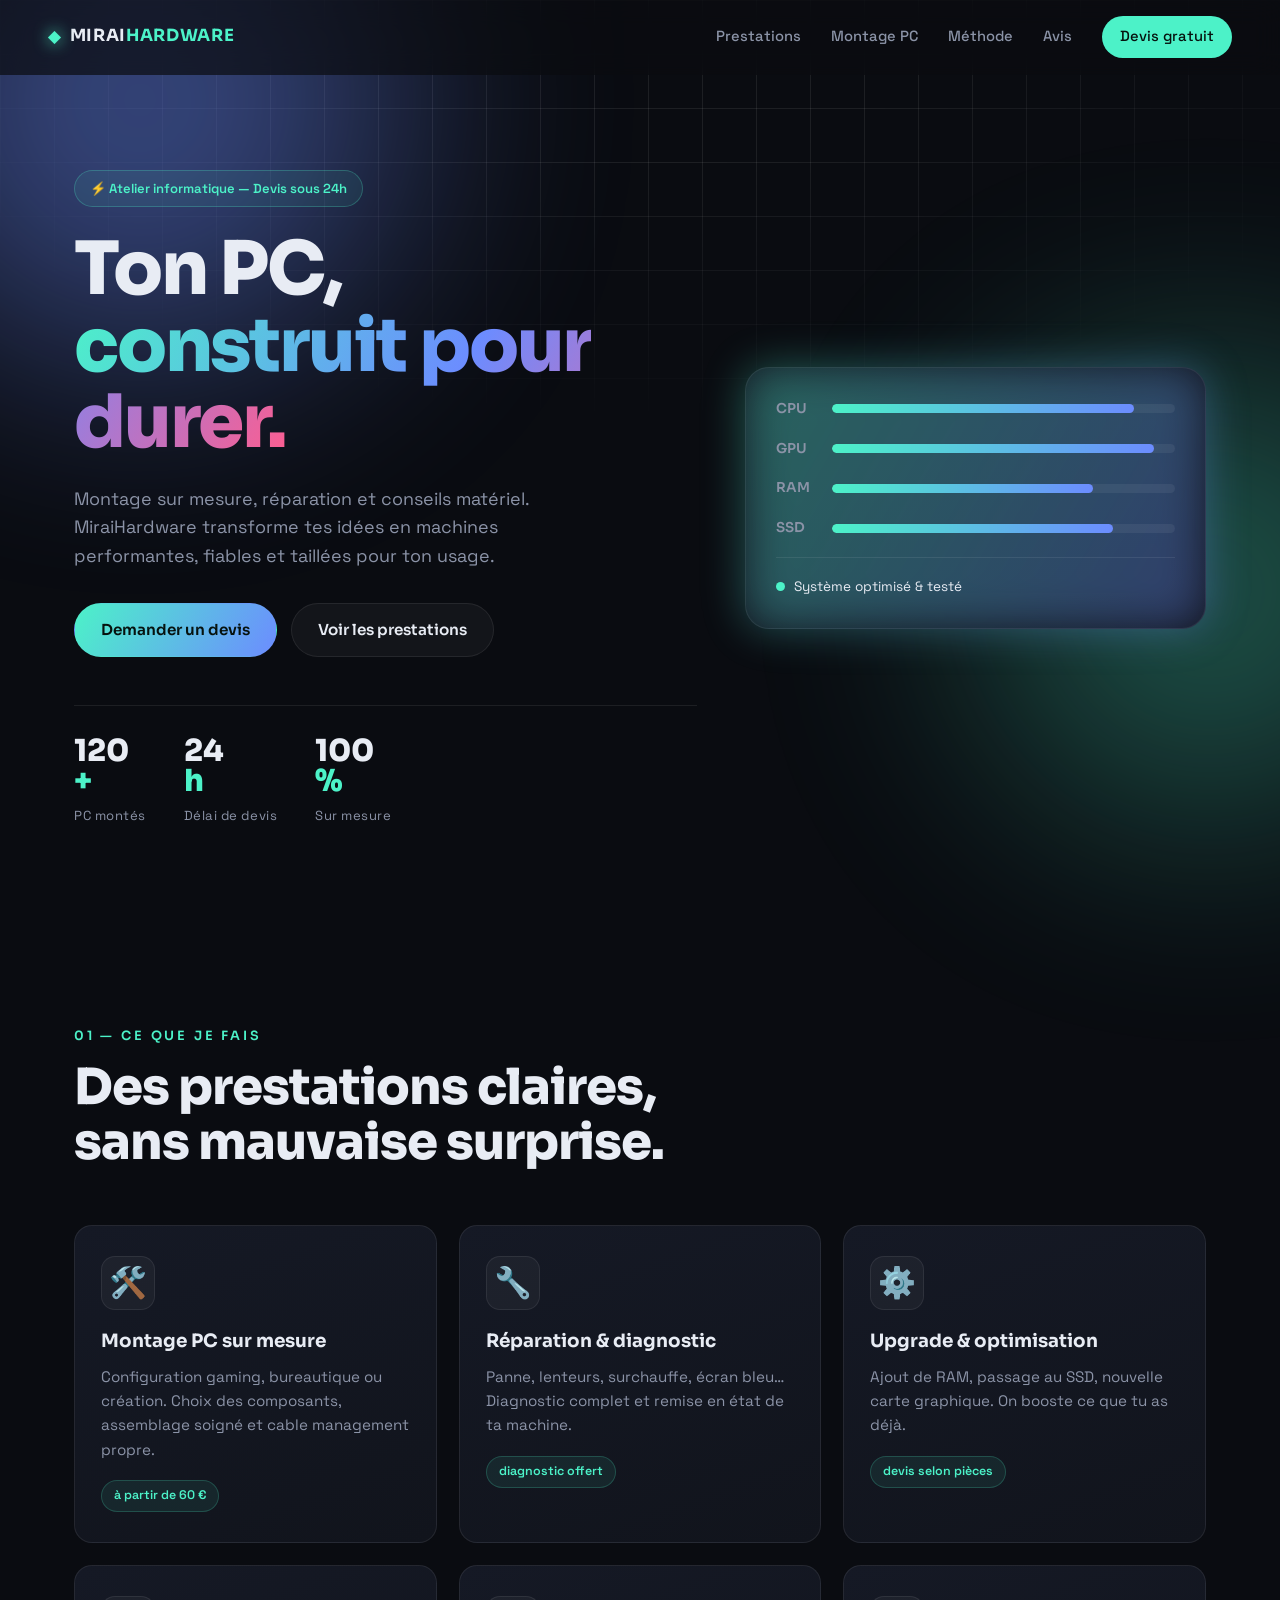
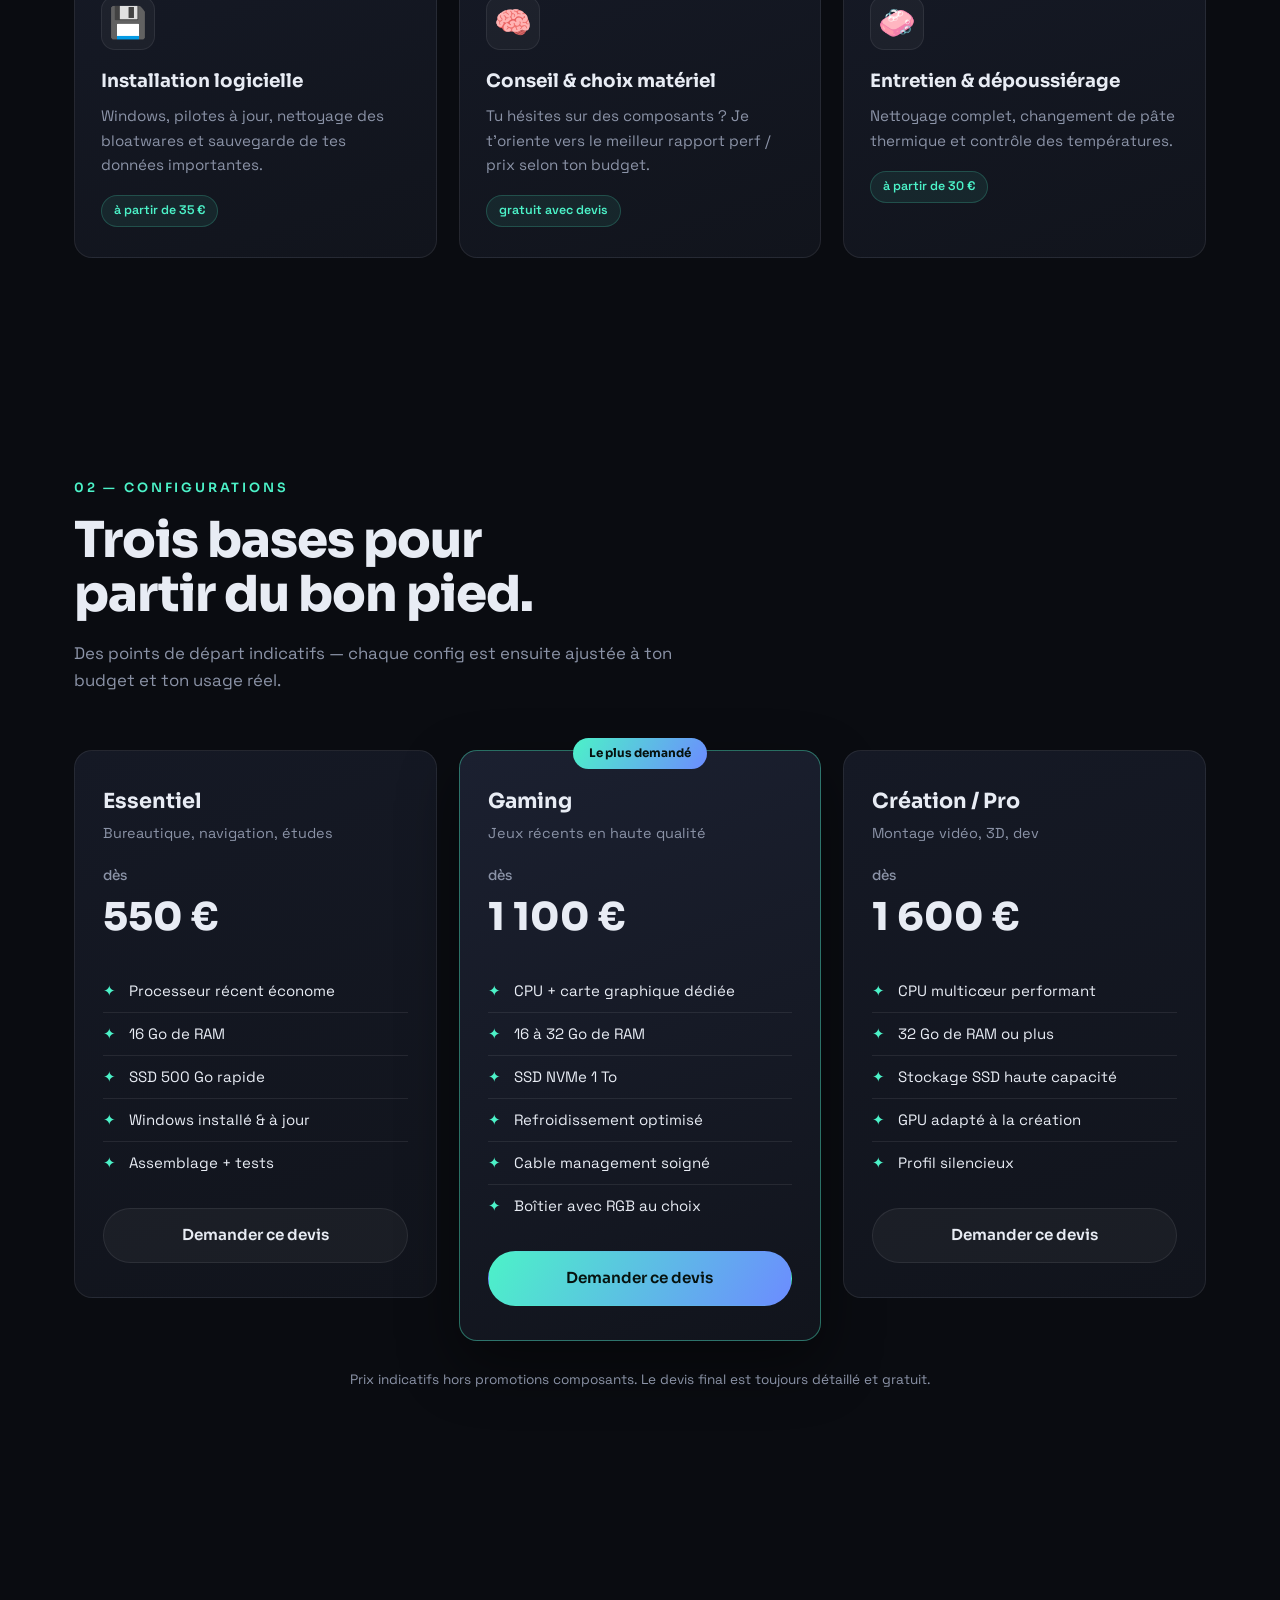
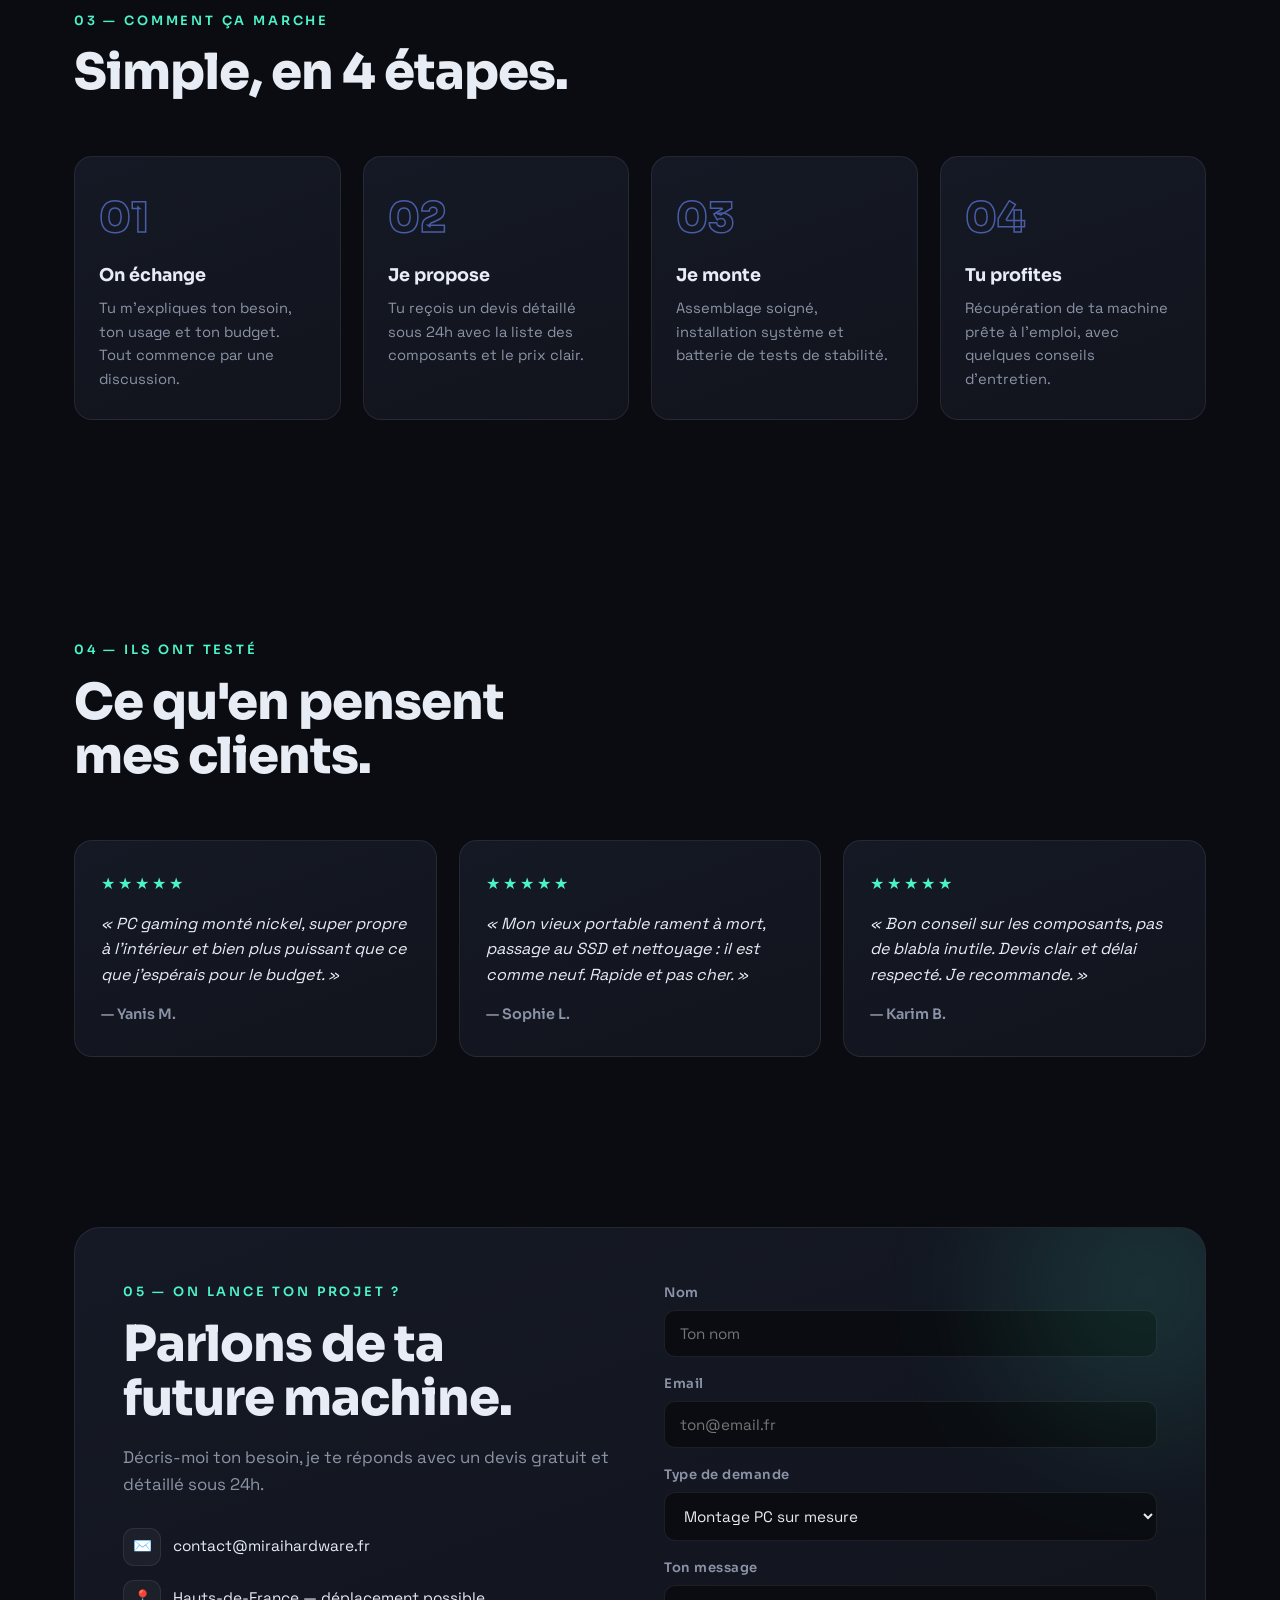
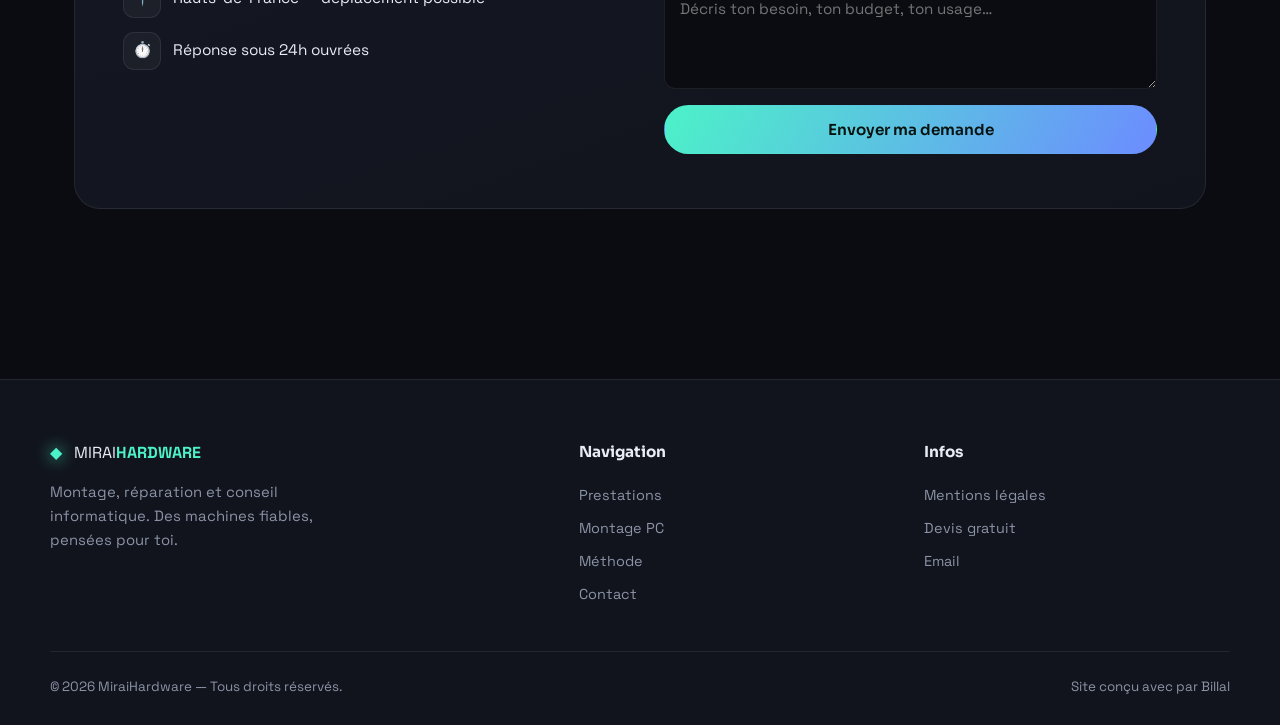
<file: index.html>
<!DOCTYPE html>
<html lang="fr">
<head>
<meta charset="UTF-8">
<meta name="viewport" content="width=device-width, initial-scale=1.0">
<title>MiraiHardware — Montage PC sur mesure, réparation & matériel informatique</title>
<meta name="description" content="MiraiHardware : montage de PC gaming et bureautique sur mesure, réparation informatique, conseils et vente de matériel. Devis gratuit et rapide.">
<link rel="preconnect" href="https://fonts.googleapis.com">
<link rel="preconnect" href="https://fonts.gstatic.com" crossorigin>
<link href="https://fonts.googleapis.com/css2?family=Sora:wght@400;500;600;700;800&family=Space+Grotesk:wght@400;500;600;700&display=swap" rel="stylesheet">
<link rel="stylesheet" href="style.css">
</head>
<body>

<!-- ===== Fond animé ===== -->
<div class="bg-grid" aria-hidden="true"></div>
<div class="bg-glow bg-glow--1" aria-hidden="true"></div>
<div class="bg-glow bg-glow--2" aria-hidden="true"></div>

<!-- ===== Navigation ===== -->
<header class="nav" id="nav">
  <a href="#accueil" class="brand">
    <span class="brand-mark">◆</span>
    <span class="brand-text">MIRAI<strong>HARDWARE</strong></span>
  </a>
  <nav class="nav-links" id="navLinks">
    <a href="#prestations">Prestations</a>
    <a href="#montage">Montage PC</a>
    <a href="#process">Méthode</a>
    <a href="#avis">Avis</a>
    <a href="#contact" class="nav-cta">Devis gratuit</a>
  </nav>
  <button class="burger" id="burger" aria-label="Ouvrir le menu">
    <span></span><span></span><span></span>
  </button>
</header>

<main>

<!-- ===== HERO ===== -->
<section class="hero" id="accueil">
  <div class="hero-inner">
    <p class="eyebrow reveal">⚡ Atelier informatique — Devis sous 24h</p>
    <h1 class="reveal">
      Ton PC,<br>
      <span class="grad">construit pour durer.</span>
    </h1>
    <p class="hero-sub reveal">
      Montage sur mesure, réparation et conseils matériel.
      MiraiHardware transforme tes idées en machines performantes,
      fiables et taillées pour ton usage.
    </p>
    <div class="hero-actions reveal">
      <a href="#contact" class="btn btn-primary">Demander un devis</a>
      <a href="#prestations" class="btn btn-ghost">Voir les prestations</a>
    </div>
    <div class="hero-stats reveal">
      <div class="stat">
        <span class="stat-num" data-target="120">0</span><span class="stat-plus">+</span>
        <span class="stat-label">PC montés</span>
      </div>
      <div class="stat">
        <span class="stat-num" data-target="24">0</span><span class="stat-plus">h</span>
        <span class="stat-label">Délai de devis</span>
      </div>
      <div class="stat">
        <span class="stat-num" data-target="100">0</span><span class="stat-plus">%</span>
        <span class="stat-label">Sur mesure</span>
      </div>
    </div>
  </div>

  <!-- Carte flottante "PC" décorative -->
  <div class="hero-card reveal">
    <div class="hero-card-glow"></div>
    <div class="hero-card-inner">
      <div class="card-row"><span>CPU</span><span class="bar"><i style="--w:88%"></i></span></div>
      <div class="card-row"><span>GPU</span><span class="bar"><i style="--w:94%"></i></span></div>
      <div class="card-row"><span>RAM</span><span class="bar"><i style="--w:76%"></i></span></div>
      <div class="card-row"><span>SSD</span><span class="bar"><i style="--w:82%"></i></span></div>
      <div class="card-foot">
        <span class="dot"></span> Système optimisé &amp; testé
      </div>
    </div>
  </div>
</section>

<!-- ===== PRESTATIONS ===== -->
<section class="section" id="prestations">
  <div class="section-head reveal">
    <p class="kicker">01 — Ce que je fais</p>
    <h2>Des prestations claires,<br>sans mauvaise surprise.</h2>
  </div>

  <div class="cards">
    <article class="card reveal">
      <div class="card-ico">🛠️</div>
      <h3>Montage PC sur mesure</h3>
      <p>Configuration gaming, bureautique ou création. Choix des composants, assemblage soigné et cable management propre.</p>
      <span class="card-tag">à partir de 60 €</span>
    </article>

    <article class="card reveal">
      <div class="card-ico">🔧</div>
      <h3>Réparation &amp; diagnostic</h3>
      <p>Panne, lenteurs, surchauffe, écran bleu… Diagnostic complet et remise en état de ta machine.</p>
      <span class="card-tag">diagnostic offert</span>
    </article>

    <article class="card reveal">
      <div class="card-ico">⚙️</div>
      <h3>Upgrade &amp; optimisation</h3>
      <p>Ajout de RAM, passage au SSD, nouvelle carte graphique. On booste ce que tu as déjà.</p>
      <span class="card-tag">devis selon pièces</span>
    </article>

    <article class="card reveal">
      <div class="card-ico">💾</div>
      <h3>Installation logicielle</h3>
      <p>Windows, pilotes à jour, nettoyage des bloatwares et sauvegarde de tes données importantes.</p>
      <span class="card-tag">à partir de 35 €</span>
    </article>

    <article class="card reveal">
      <div class="card-ico">🧠</div>
      <h3>Conseil &amp; choix matériel</h3>
      <p>Tu hésites sur des composants ? Je t'oriente vers le meilleur rapport perf / prix selon ton budget.</p>
      <span class="card-tag">gratuit avec devis</span>
    </article>

    <article class="card reveal">
      <div class="card-ico">🧼</div>
      <h3>Entretien &amp; dépoussiérage</h3>
      <p>Nettoyage complet, changement de pâte thermique et contrôle des températures.</p>
      <span class="card-tag">à partir de 30 €</span>
    </article>
  </div>
</section>

<!-- ===== MONTAGE / OFFRES ===== -->
<section class="section" id="montage">
  <div class="section-head reveal">
    <p class="kicker">02 — Configurations</p>
    <h2>Trois bases pour<br>partir du bon pied.</h2>
    <p class="section-lead">Des points de départ indicatifs — chaque config est ensuite ajustée à ton budget et ton usage réel.</p>
  </div>

  <div class="pricing">
    <article class="plan reveal">
      <h3 class="plan-name">Essentiel</h3>
      <p class="plan-desc">Bureautique, navigation, études</p>
      <p class="plan-price"><span>dès</span> 550 €</p>
      <ul class="plan-list">
        <li>Processeur récent économe</li>
        <li>16 Go de RAM</li>
        <li>SSD 500 Go rapide</li>
        <li>Windows installé &amp; à jour</li>
        <li>Assemblage + tests</li>
      </ul>
      <a href="#contact" class="btn btn-ghost btn-block">Demander ce devis</a>
    </article>

    <article class="plan plan--featured reveal">
      <span class="plan-badge">Le plus demandé</span>
      <h3 class="plan-name">Gaming</h3>
      <p class="plan-desc">Jeux récents en haute qualité</p>
      <p class="plan-price"><span>dès</span> 1 100 €</p>
      <ul class="plan-list">
        <li>CPU + carte graphique dédiée</li>
        <li>16 à 32 Go de RAM</li>
        <li>SSD NVMe 1 To</li>
        <li>Refroidissement optimisé</li>
        <li>Cable management soigné</li>
        <li>Boîtier avec RGB au choix</li>
      </ul>
      <a href="#contact" class="btn btn-primary btn-block">Demander ce devis</a>
    </article>

    <article class="plan reveal">
      <h3 class="plan-name">Création / Pro</h3>
      <p class="plan-desc">Montage vidéo, 3D, dev</p>
      <p class="plan-price"><span>dès</span> 1 600 €</p>
      <ul class="plan-list">
        <li>CPU multicœur performant</li>
        <li>32 Go de RAM ou plus</li>
        <li>Stockage SSD haute capacité</li>
        <li>GPU adapté à la création</li>
        <li>Profil silencieux</li>
      </ul>
      <a href="#contact" class="btn btn-ghost btn-block">Demander ce devis</a>
    </article>
  </div>
  <p class="pricing-note reveal">Prix indicatifs hors promotions composants. Le devis final est toujours détaillé et gratuit.</p>
</section>

<!-- ===== PROCESS ===== -->
<section class="section" id="process">
  <div class="section-head reveal">
    <p class="kicker">03 — Comment ça marche</p>
    <h2>Simple, en 4 étapes.</h2>
  </div>

  <div class="steps">
    <div class="step reveal">
      <span class="step-num">01</span>
      <h3>On échange</h3>
      <p>Tu m'expliques ton besoin, ton usage et ton budget. Tout commence par une discussion.</p>
    </div>
    <div class="step reveal">
      <span class="step-num">02</span>
      <h3>Je propose</h3>
      <p>Tu reçois un devis détaillé sous 24h avec la liste des composants et le prix clair.</p>
    </div>
    <div class="step reveal">
      <span class="step-num">03</span>
      <h3>Je monte</h3>
      <p>Assemblage soigné, installation système et batterie de tests de stabilité.</p>
    </div>
    <div class="step reveal">
      <span class="step-num">04</span>
      <h3>Tu profites</h3>
      <p>Récupération de ta machine prête à l'emploi, avec quelques conseils d'entretien.</p>
    </div>
  </div>
</section>

<!-- ===== AVIS ===== -->
<section class="section" id="avis">
  <div class="section-head reveal">
    <p class="kicker">04 — Ils ont testé</p>
    <h2>Ce qu'en pensent<br>mes clients.</h2>
  </div>

  <div class="reviews">
    <figure class="review reveal">
      <div class="stars">★★★★★</div>
      <blockquote>« PC gaming monté nickel, super propre à l'intérieur et bien plus puissant que ce que j'espérais pour le budget. »</blockquote>
      <figcaption>— Yanis M.</figcaption>
    </figure>
    <figure class="review reveal">
      <div class="stars">★★★★★</div>
      <blockquote>« Mon vieux portable rament à mort, passage au SSD et nettoyage : il est comme neuf. Rapide et pas cher. »</blockquote>
      <figcaption>— Sophie L.</figcaption>
    </figure>
    <figure class="review reveal">
      <div class="stars">★★★★★</div>
      <blockquote>« Bon conseil sur les composants, pas de blabla inutile. Devis clair et délai respecté. Je recommande. »</blockquote>
      <figcaption>— Karim B.</figcaption>
    </figure>
  </div>
</section>

<!-- ===== CONTACT ===== -->
<section class="section section--contact" id="contact">
  <div class="contact-box reveal">
    <div class="contact-text">
      <p class="kicker">05 — On lance ton projet ?</p>
      <h2>Parlons de ta<br>future machine.</h2>
      <p class="section-lead">Décris-moi ton besoin, je te réponds avec un devis gratuit et détaillé sous 24h.</p>
      <ul class="contact-info">
        <li><span>✉️</span> contact@miraihardware.fr</li>
        <li><span>📍</span> Hauts-de-France — déplacement possible</li>
        <li><span>⏱️</span> Réponse sous 24h ouvrées</li>
      </ul>
    </div>

    <form class="contact-form" id="contactForm" novalidate>
      <div class="field">
        <label for="name">Nom</label>
        <input type="text" id="name" name="name" placeholder="Ton nom" required>
      </div>
      <div class="field">
        <label for="email">Email</label>
        <input type="email" id="email" name="email" placeholder="ton@email.fr" required>
      </div>
      <div class="field">
        <label for="subject">Type de demande</label>
        <select id="subject" name="subject">
          <option>Montage PC sur mesure</option>
          <option>Réparation / diagnostic</option>
          <option>Upgrade / optimisation</option>
          <option>Conseil matériel</option>
          <option>Autre</option>
        </select>
      </div>
      <div class="field">
        <label for="message">Ton message</label>
        <textarea id="message" name="message" rows="4" placeholder="Décris ton besoin, ton budget, ton usage…" required></textarea>
      </div>
      <button type="submit" class="btn btn-primary btn-block">Envoyer ma demande</button>
      <p class="form-note" id="formNote" hidden>✅ Merci ! Ta demande est prête — ton client mail va s'ouvrir.</p>
    </form>
  </div>
</section>

</main>

<!-- ===== FOOTER ===== -->
<footer class="footer">
  <div class="footer-top">
    <div class="footer-brand">
      <span class="brand-mark">◆</span>
      <span class="brand-text">MIRAI<strong>HARDWARE</strong></span>
      <p>Montage, réparation et conseil informatique. Des machines fiables, pensées pour toi.</p>
    </div>
    <nav class="footer-nav">
      <h4>Navigation</h4>
      <a href="#prestations">Prestations</a>
      <a href="#montage">Montage PC</a>
      <a href="#process">Méthode</a>
      <a href="#contact">Contact</a>
    </nav>
    <nav class="footer-nav">
      <h4>Infos</h4>
      <a href="mentions.html">Mentions légales</a>
      <a href="#contact">Devis gratuit</a>
      <a href="mailto:contact@miraihardware.fr">Email</a>
    </nav>
  </div>
  <div class="footer-bottom">
    <p>© <span id="year"></span> MiraiHardware — Tous droits réservés.</p>
    <p>Site conçu avec  par Billal</p>
  </div>
</footer>

<a href="#accueil" class="to-top" id="toTop" aria-label="Remonter">↑</a>

<script src="script.js"></script>
</body>
</html>
</file>
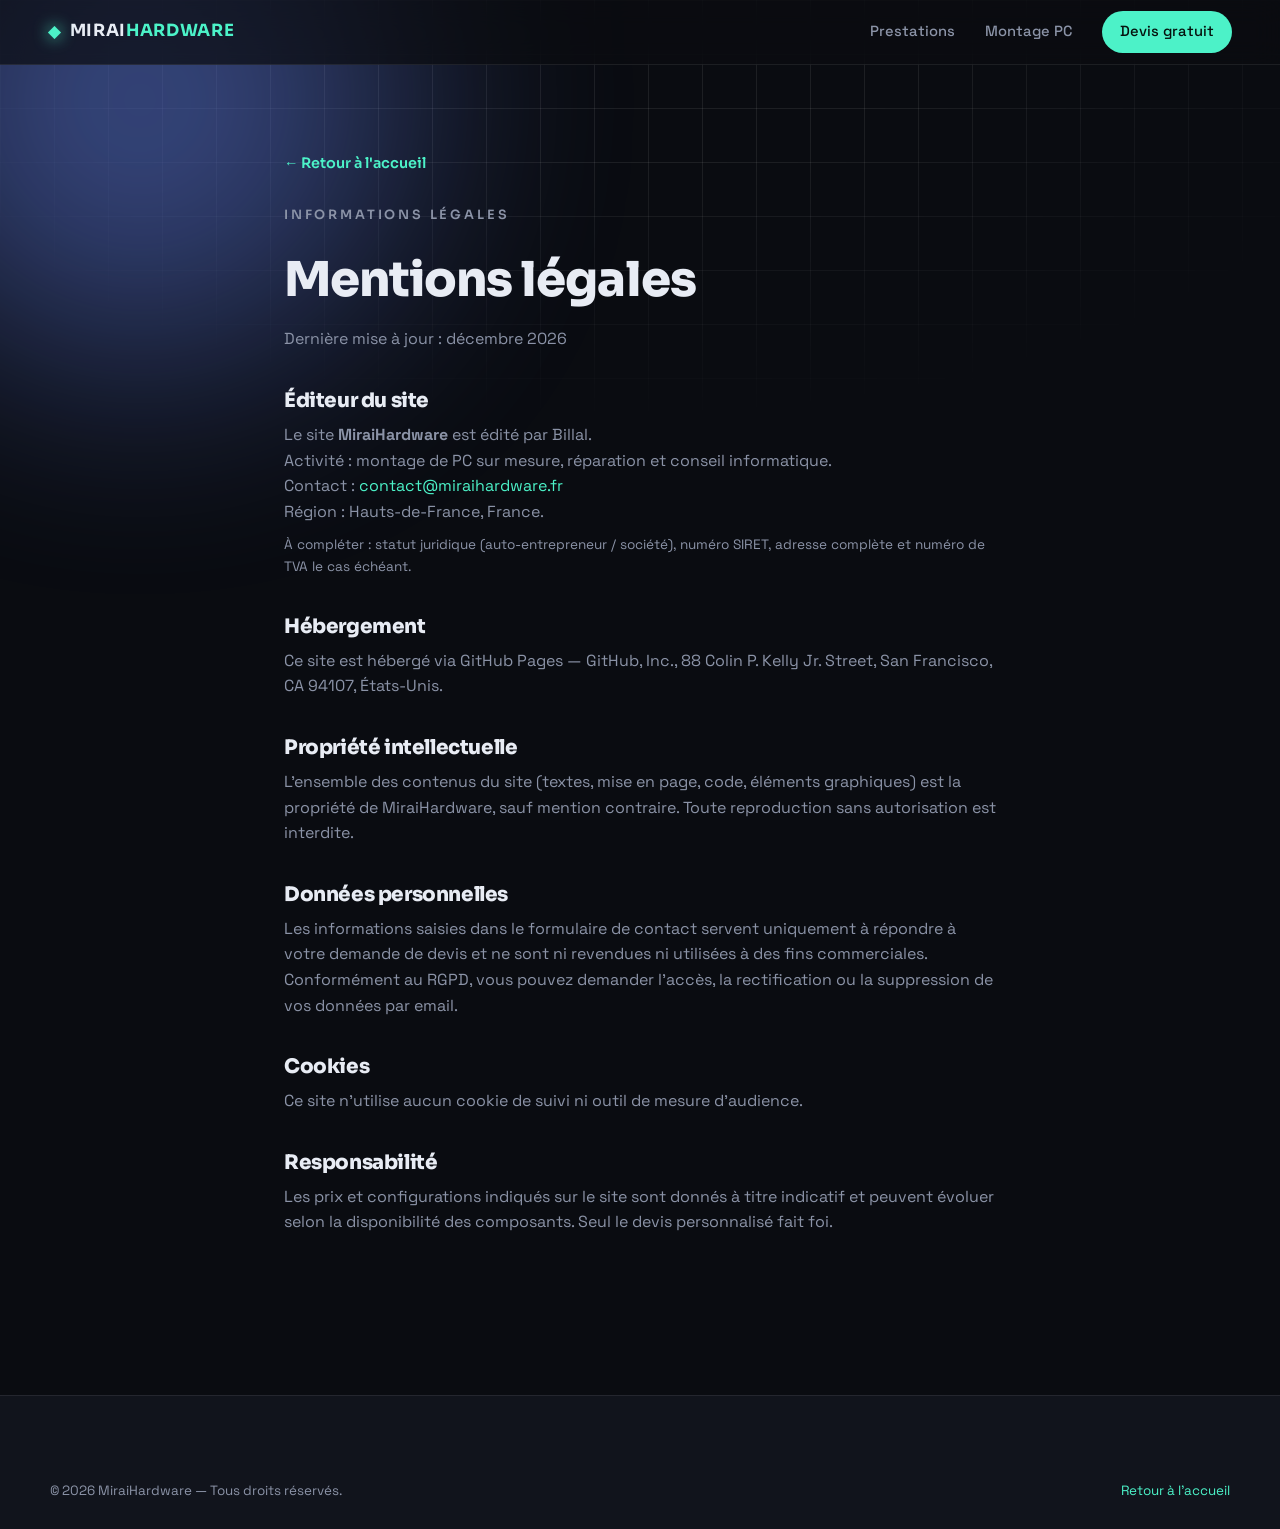
<file: mentions.html>
<!DOCTYPE html>
<html lang="fr">
<head>
<meta charset="UTF-8">
<meta name="viewport" content="width=device-width, initial-scale=1.0">
<title>Mentions légales — MiraiHardware</title>
<meta name="description" content="Mentions légales du site MiraiHardware.">
<link rel="preconnect" href="https://fonts.googleapis.com">
<link rel="preconnect" href="https://fonts.gstatic.com" crossorigin>
<link href="https://fonts.googleapis.com/css2?family=Sora:wght@400;500;600;700;800&family=Space+Grotesk:wght@400;500;600;700&display=swap" rel="stylesheet">
<link rel="stylesheet" href="style.css">
</head>
<body>

<div class="bg-grid" aria-hidden="true"></div>
<div class="bg-glow bg-glow--1" aria-hidden="true"></div>

<header class="nav scrolled">
  <a href="index.html" class="brand">
    <span class="brand-mark">◆</span>
    <span class="brand-text">MIRAI<strong>HARDWARE</strong></span>
  </a>
  <nav class="nav-links" id="navLinks">
    <a href="index.html#prestations">Prestations</a>
    <a href="index.html#montage">Montage PC</a>
    <a href="index.html#contact" class="nav-cta">Devis gratuit</a>
  </nav>
</header>

<main class="page">
  <a href="index.html" class="back-link">← Retour à l'accueil</a>
  <p class="kicker">Informations légales</p>
  <h1>Mentions légales</h1>
  <p>Dernière mise à jour : <span id="today"></span></p>

  <h2>Éditeur du site</h2>
  <p>
    Le site <strong>MiraiHardware</strong> est édité par Billal.<br>
    Activité : montage de PC sur mesure, réparation et conseil informatique.<br>
    Contact : <a class="inline" href="mailto:contact@miraihardware.fr">contact@miraihardware.fr</a><br>
    Région : Hauts-de-France, France.
  </p>
  <p style="font-size:.85rem">
    À compléter : statut juridique (auto-entrepreneur / société),
    numéro SIRET, adresse complète et numéro de TVA le cas échéant.
  </p>

  <h2>Hébergement</h2>
  <p>
    Ce site est hébergé via GitHub Pages — GitHub, Inc.,
    88 Colin P. Kelly Jr. Street, San Francisco, CA 94107, États-Unis.
  </p>

  <h2>Propriété intellectuelle</h2>
  <p>
    L'ensemble des contenus du site (textes, mise en page, code, éléments
    graphiques) est la propriété de MiraiHardware, sauf mention contraire.
    Toute reproduction sans autorisation est interdite.
  </p>

  <h2>Données personnelles</h2>
  <p>
    Les informations saisies dans le formulaire de contact servent uniquement
    à répondre à votre demande de devis et ne sont ni revendues ni utilisées
    à des fins commerciales. Conformément au RGPD, vous pouvez demander
    l'accès, la rectification ou la suppression de vos données par email.
  </p>

  <h2>Cookies</h2>
  <p>
    Ce site n'utilise aucun cookie de suivi ni outil de mesure d'audience.
  </p>

  <h2>Responsabilité</h2>
  <p>
    Les prix et configurations indiqués sur le site sont donnés à titre
    indicatif et peuvent évoluer selon la disponibilité des composants.
    Seul le devis personnalisé fait foi.
  </p>
</main>

<footer class="footer">
  <div class="footer-bottom" style="border:0">
    <p>© <span id="year"></span> MiraiHardware — Tous droits réservés.</p>
    <p><a href="index.html" style="color:var(--accent)">Retour à l'accueil</a></p>
  </div>
</footer>

<script>
  document.getElementById('year').textContent = new Date().getFullYear();
  document.getElementById('today').textContent =
    new Date().toLocaleDateString('fr-FR', {year:'numeric',month:'long'});
</script>
</body>
</html>
</file>
<file: style.css>
/* =========================================================
   MiraiHardware — style.css
   Thème : dark / tech / gaming
   ========================================================= */

:root{
  --bg:        #0a0c11;
  --bg-soft:   #11141c;
  --panel:     #151925;
  --panel-2:   #1b2030;
  --line:      rgba(255,255,255,.08);
  --text:      #e8ecf4;
  --muted:     #8b93a7;
  --accent:    #4cf2c8;   /* vert/cyan */
  --accent-2:  #6c8cff;   /* bleu */
  --accent-3:  #ff5d8f;   /* rose */
  --radius:    18px;
  --maxw:      1180px;
  --font-display: 'Sora', sans-serif;
  --font-body:    'Space Grotesk', sans-serif;
}

/* ---------- Reset ---------- */
*{margin:0;padding:0;box-sizing:border-box}
html{scroll-behavior:smooth;scroll-padding-top:90px}
body{
  font-family:var(--font-body);
  background:var(--bg);
  color:var(--text);
  line-height:1.6;
  overflow-x:hidden;
  -webkit-font-smoothing:antialiased;
}
a{color:inherit;text-decoration:none}
img{max-width:100%;display:block}
ul{list-style:none}

/* ---------- Fond animé ---------- */
.bg-grid{
  position:fixed;inset:0;z-index:-2;
  background-image:
    linear-gradient(var(--line) 1px,transparent 1px),
    linear-gradient(90deg,var(--line) 1px,transparent 1px);
  background-size:54px 54px;
  mask-image:radial-gradient(ellipse 80% 60% at 50% 0%,#000 30%,transparent 80%);
}
.bg-glow{
  position:fixed;border-radius:50%;filter:blur(120px);
  z-index:-1;opacity:.45;pointer-events:none;
}
.bg-glow--1{
  width:520px;height:520px;background:var(--accent-2);
  top:-160px;left:-120px;animation:float1 16s ease-in-out infinite;
}
.bg-glow--2{
  width:460px;height:460px;background:var(--accent);
  top:40%;right:-160px;opacity:.3;animation:float2 19s ease-in-out infinite;
}
@keyframes float1{50%{transform:translate(80px,60px)}}
@keyframes float2{50%{transform:translate(-70px,-50px)}}

/* ---------- Layout helpers ---------- */
.section{
  max-width:var(--maxw);
  margin:0 auto;
  padding:110px 24px;
}
.section-head{margin-bottom:56px;max-width:640px}
.kicker{
  font-family:var(--font-display);
  font-size:.8rem;letter-spacing:.22em;text-transform:uppercase;
  color:var(--accent);font-weight:600;margin-bottom:14px;
}
h2{
  font-family:var(--font-display);
  font-size:clamp(1.9rem,4.4vw,3.1rem);
  font-weight:800;line-height:1.1;letter-spacing:-.02em;
}
.section-lead{color:var(--muted);margin-top:18px;font-size:1.05rem}

/* ---------- Navigation ---------- */
.nav{
  position:fixed;top:0;left:0;right:0;z-index:100;
  display:flex;align-items:center;justify-content:space-between;
  padding:16px clamp(20px,4vw,48px);
  background:rgba(10,12,17,.7);
  backdrop-filter:blur(14px);
  border-bottom:1px solid transparent;
  transition:border-color .3s,background .3s,padding .3s;
}
.nav.scrolled{
  border-bottom-color:var(--line);
  padding-top:11px;padding-bottom:11px;
}
.brand{
  display:flex;align-items:center;gap:9px;
  font-family:var(--font-display);font-weight:700;
  font-size:1.05rem;letter-spacing:.04em;
}
.brand-mark{
  color:var(--accent);font-size:1rem;
  filter:drop-shadow(0 0 8px var(--accent));
  animation:spin 9s linear infinite;
}
@keyframes spin{to{transform:rotate(360deg)}}
.brand-text strong{color:var(--accent)}
.nav-links{display:flex;align-items:center;gap:30px}
.nav-links a{
  font-size:.92rem;color:var(--muted);
  font-weight:500;transition:color .2s;
}
.nav-links a:hover{color:var(--text)}
.nav-cta{
  background:var(--accent);color:#06120e !important;
  padding:9px 18px;border-radius:999px;font-weight:600;
  transition:transform .2s,box-shadow .2s;
}
.nav-cta:hover{transform:translateY(-2px);box-shadow:0 8px 24px rgba(76,242,200,.35)}

.burger{
  display:none;flex-direction:column;gap:5px;
  background:none;border:0;cursor:pointer;padding:6px;
}
.burger span{
  width:24px;height:2px;background:var(--text);
  border-radius:2px;transition:.3s;
}
.burger.open span:nth-child(1){transform:translateY(7px) rotate(45deg)}
.burger.open span:nth-child(2){opacity:0}
.burger.open span:nth-child(3){transform:translateY(-7px) rotate(-45deg)}

/* ---------- Boutons ---------- */
.btn{
  display:inline-flex;align-items:center;justify-content:center;
  font-family:var(--font-display);font-weight:600;font-size:.95rem;
  padding:14px 26px;border-radius:999px;cursor:pointer;
  border:1px solid transparent;transition:transform .2s,box-shadow .2s,background .2s;
}
.btn-primary{
  background:linear-gradient(120deg,var(--accent),var(--accent-2));
  color:#06120e;
}
.btn-primary:hover{transform:translateY(-3px);box-shadow:0 14px 34px rgba(76,242,200,.32)}
.btn-ghost{
  background:rgba(255,255,255,.04);
  border-color:var(--line);color:var(--text);
}
.btn-ghost:hover{transform:translateY(-3px);border-color:var(--accent);color:var(--accent)}
.btn-block{width:100%}

/* ---------- HERO ---------- */
.hero{
  max-width:var(--maxw);margin:0 auto;
  padding:170px 24px 90px;
  display:grid;grid-template-columns:1.15fr .85fr;
  gap:48px;align-items:center;
}
.eyebrow{
  display:inline-block;
  font-size:.82rem;font-weight:600;
  color:var(--accent);
  background:rgba(76,242,200,.08);
  border:1px solid rgba(76,242,200,.25);
  padding:7px 15px;border-radius:999px;margin-bottom:24px;
}
.hero h1{
  font-family:var(--font-display);
  font-size:clamp(2.6rem,6vw,4.6rem);
  font-weight:800;line-height:1.04;letter-spacing:-.03em;
}
.grad{
  background:linear-gradient(120deg,var(--accent),var(--accent-2) 55%,var(--accent-3));
  -webkit-background-clip:text;background-clip:text;color:transparent;
}
.hero-sub{
  color:var(--muted);font-size:1.12rem;
  margin:24px 0 32px;max-width:480px;
}
.hero-actions{display:flex;gap:14px;flex-wrap:wrap}
.hero-stats{
  display:flex;gap:38px;margin-top:48px;
  padding-top:30px;border-top:1px solid var(--line);
}
.stat{display:flex;flex-direction:column;align-items:flex-start}
.stat-num,.stat-plus{
  font-family:var(--font-display);font-weight:800;
  font-size:1.9rem;color:var(--text);line-height:1;
}
.stat-plus{color:var(--accent)}
.stat .stat-num{display:inline}
.stat-label{
  font-size:.82rem;color:var(--muted);
  margin-top:8px;letter-spacing:.04em;
}

/* Carte flottante du hero */
.hero-card{
  position:relative;
  background:linear-gradient(160deg,var(--panel),var(--bg-soft));
  border:1px solid var(--line);
  border-radius:24px;padding:30px;
  animation:bob 6s ease-in-out infinite;
}
@keyframes bob{50%{transform:translateY(-14px)}}
.hero-card-glow{
  position:absolute;inset:-1px;border-radius:24px;z-index:-1;
  background:linear-gradient(120deg,var(--accent),var(--accent-2));
  opacity:.35;filter:blur(22px);
}
.card-row{
  display:flex;align-items:center;gap:14px;
  margin-bottom:18px;font-family:var(--font-display);
  font-size:.85rem;font-weight:600;color:var(--muted);
}
.card-row span:first-child{width:42px}
.bar{
  flex:1;height:9px;background:rgba(255,255,255,.06);
  border-radius:999px;overflow:hidden;
}
.bar i{
  display:block;height:100%;width:var(--w);
  background:linear-gradient(90deg,var(--accent),var(--accent-2));
  border-radius:999px;
  animation:fill 1.6s cubic-bezier(.2,.8,.2,1) both;
}
@keyframes fill{from{width:0}}
.card-foot{
  display:flex;align-items:center;gap:9px;
  margin-top:6px;padding-top:18px;
  border-top:1px solid var(--line);
  font-size:.85rem;color:var(--text);
}
.dot{
  width:9px;height:9px;border-radius:50%;background:var(--accent);
  box-shadow:0 0 0 0 rgba(76,242,200,.6);
  animation:pulse 2s infinite;
}
@keyframes pulse{
  70%{box-shadow:0 0 0 11px rgba(76,242,200,0)}
  100%{box-shadow:0 0 0 0 rgba(76,242,200,0)}
}

/* ---------- Cartes prestations ---------- */
.cards{
  display:grid;
  grid-template-columns:repeat(3,1fr);
  gap:22px;
}
.card{
  background:linear-gradient(160deg,var(--panel),var(--bg-soft));
  border:1px solid var(--line);
  border-radius:var(--radius);
  padding:30px 26px;
  position:relative;overflow:hidden;
  transition:transform .25s,border-color .25s;
}
.card::before{
  content:"";position:absolute;top:0;left:0;right:0;height:2px;
  background:linear-gradient(90deg,var(--accent),var(--accent-2));
  transform:scaleX(0);transform-origin:left;transition:transform .3s;
}
.card:hover{transform:translateY(-7px);border-color:rgba(76,242,200,.3)}
.card:hover::before{transform:scaleX(1)}
.card-ico{
  font-size:1.9rem;margin-bottom:16px;
  width:54px;height:54px;border-radius:14px;
  display:flex;align-items:center;justify-content:center;
  background:rgba(255,255,255,.04);border:1px solid var(--line);
}
.card h3{
  font-family:var(--font-display);font-size:1.15rem;
  font-weight:700;margin-bottom:9px;
}
.card p{color:var(--muted);font-size:.95rem}
.card-tag{
  display:inline-block;margin-top:18px;
  font-size:.78rem;font-weight:600;
  color:var(--accent);
  background:rgba(76,242,200,.08);
  border:1px solid rgba(76,242,200,.2);
  padding:5px 12px;border-radius:999px;
}

/* ---------- Pricing ---------- */
.pricing{
  display:grid;grid-template-columns:repeat(3,1fr);
  gap:22px;align-items:start;
}
.plan{
  background:linear-gradient(160deg,var(--panel),var(--bg-soft));
  border:1px solid var(--line);
  border-radius:var(--radius);
  padding:34px 28px;position:relative;
  transition:transform .25s;
}
.plan:hover{transform:translateY(-6px)}
.plan--featured{
  border-color:rgba(76,242,200,.4);
  background:linear-gradient(160deg,var(--panel-2),var(--bg-soft));
  box-shadow:0 24px 60px rgba(0,0,0,.45);
}
.plan-badge{
  position:absolute;top:-13px;left:50%;transform:translateX(-50%);
  background:linear-gradient(120deg,var(--accent),var(--accent-2));
  color:#06120e;font-family:var(--font-display);
  font-size:.74rem;font-weight:700;
  padding:6px 16px;border-radius:999px;white-space:nowrap;
}
.plan-name{
  font-family:var(--font-display);font-size:1.3rem;
  font-weight:700;
}
.plan-desc{color:var(--muted);font-size:.9rem;margin-top:4px}
.plan-price{
  font-family:var(--font-display);font-size:2.4rem;
  font-weight:800;margin:20px 0 22px;
}
.plan-price span{
  font-size:.85rem;color:var(--muted);font-weight:500;
  display:block;
}
.plan-list li{
  padding:9px 0 9px 26px;position:relative;
  font-size:.94rem;color:var(--text);
  border-bottom:1px solid var(--line);
}
.plan-list li:last-child{border-bottom:0}
.plan-list li::before{
  content:"✦";position:absolute;left:0;color:var(--accent);
}
.plan .btn{margin-top:24px}
.pricing-note{
  text-align:center;color:var(--muted);
  font-size:.85rem;margin-top:28px;
}

/* ---------- Steps ---------- */
.steps{
  display:grid;grid-template-columns:repeat(4,1fr);gap:22px;
}
.step{
  background:linear-gradient(160deg,var(--panel),var(--bg-soft));
  border:1px solid var(--line);
  border-radius:var(--radius);padding:28px 24px;
  position:relative;
}
.step-num{
  font-family:var(--font-display);font-size:2.6rem;
  font-weight:800;color:transparent;
  -webkit-text-stroke:1.5px var(--accent-2);
  opacity:.6;display:block;margin-bottom:10px;
}
.step h3{
  font-family:var(--font-display);font-size:1.1rem;
  font-weight:700;margin-bottom:8px;
}
.step p{color:var(--muted);font-size:.92rem}

/* ---------- Avis ---------- */
.reviews{
  display:grid;grid-template-columns:repeat(3,1fr);gap:22px;
}
.review{
  background:linear-gradient(160deg,var(--panel),var(--bg-soft));
  border:1px solid var(--line);
  border-radius:var(--radius);padding:30px 26px;
}
.stars{color:var(--accent);letter-spacing:3px;margin-bottom:14px}
.review blockquote{
  font-size:1rem;color:var(--text);font-style:italic;
}
.review figcaption{
  margin-top:16px;font-family:var(--font-display);
  font-weight:600;font-size:.9rem;color:var(--muted);
}

/* ---------- Contact ---------- */
.section--contact{padding-top:60px}
.contact-box{
  display:grid;grid-template-columns:1fr 1fr;gap:48px;
  background:linear-gradient(160deg,var(--panel),var(--bg-soft));
  border:1px solid var(--line);
  border-radius:26px;padding:54px 48px;
  position:relative;overflow:hidden;
}
.contact-box::before{
  content:"";position:absolute;top:-80px;right:-80px;
  width:280px;height:280px;border-radius:50%;
  background:var(--accent);opacity:.12;filter:blur(70px);
}
.contact-text h2{margin-top:4px}
.contact-info{margin-top:30px;display:flex;flex-direction:column;gap:14px}
.contact-info li{
  display:flex;align-items:center;gap:12px;
  color:var(--text);font-size:.96rem;
}
.contact-info span{
  width:38px;height:38px;border-radius:11px;
  display:flex;align-items:center;justify-content:center;
  background:rgba(255,255,255,.04);border:1px solid var(--line);
}
.contact-form{display:flex;flex-direction:column;gap:16px}
.field{display:flex;flex-direction:column;gap:7px}
.field label{
  font-family:var(--font-display);font-size:.82rem;
  font-weight:600;color:var(--muted);letter-spacing:.04em;
}
.field input,.field select,.field textarea{
  background:var(--bg);
  border:1px solid var(--line);
  border-radius:11px;padding:13px 15px;
  color:var(--text);font-family:var(--font-body);
  font-size:.95rem;transition:border-color .2s,box-shadow .2s;
  resize:vertical;
}
.field input:focus,.field select:focus,.field textarea:focus{
  outline:none;border-color:var(--accent);
  box-shadow:0 0 0 3px rgba(76,242,200,.12);
}
.field input.invalid,.field textarea.invalid{
  border-color:var(--accent-3);
}
.form-note{
  color:var(--accent);font-size:.9rem;
  font-weight:600;text-align:center;
}

/* ---------- Footer ---------- */
.footer{
  border-top:1px solid var(--line);
  background:var(--bg-soft);
  padding:60px 24px 28px;margin-top:60px;
}
.footer-top{
  max-width:var(--maxw);margin:0 auto;
  display:grid;grid-template-columns:1.6fr 1fr 1fr;gap:40px;
  padding-bottom:40px;border-bottom:1px solid var(--line);
}
.footer-brand .brand-mark{margin-right:8px}
.footer-brand p{
  color:var(--muted);font-size:.93rem;
  margin-top:14px;max-width:320px;
}
.footer-nav h4{
  font-family:var(--font-display);font-size:.95rem;
  margin-bottom:14px;
}
.footer-nav a{
  display:block;color:var(--muted);font-size:.9rem;
  padding:5px 0;transition:color .2s;
}
.footer-nav a:hover{color:var(--accent)}
.footer-bottom{
  max-width:var(--maxw);margin:24px auto 0;
  display:flex;justify-content:space-between;
  flex-wrap:wrap;gap:8px;
  color:var(--muted);font-size:.84rem;
}

/* ---------- Bouton remonter ---------- */
.to-top{
  position:fixed;bottom:26px;right:26px;z-index:90;
  width:46px;height:46px;border-radius:50%;
  display:flex;align-items:center;justify-content:center;
  background:var(--accent);color:#06120e;
  font-size:1.2rem;font-weight:700;
  opacity:0;pointer-events:none;transform:translateY(14px);
  transition:opacity .3s,transform .3s;
  box-shadow:0 10px 28px rgba(76,242,200,.4);
}
.to-top.show{opacity:1;pointer-events:auto;transform:translateY(0)}

/* ---------- Animations reveal ---------- */
.reveal{
  opacity:0;transform:translateY(28px);
  transition:opacity .7s ease,transform .7s ease;
}
.reveal.in{opacity:1;transform:translateY(0)}

/* ---------- Pages secondaires (mentions) ---------- */
.page{
  max-width:760px;margin:0 auto;
  padding:150px 24px 90px;
}
.page h1{
  font-family:var(--font-display);
  font-size:clamp(2rem,5vw,3rem);font-weight:800;
  letter-spacing:-.02em;margin-bottom:8px;
}
.page .kicker{margin-bottom:16px}
.page h2{
  font-size:1.25rem;margin:38px 0 10px;
}
.page p{color:var(--muted);margin-bottom:10px}
.page a.inline{color:var(--accent)}
.back-link{
  display:inline-flex;align-items:center;gap:8px;
  margin-bottom:30px;color:var(--accent);
  font-family:var(--font-display);font-weight:600;font-size:.9rem;
}

/* ---------- Responsive ---------- */
@media(max-width:920px){
  .hero{grid-template-columns:1fr;padding-top:140px}
  .hero-card{max-width:380px}
  .cards,.pricing,.steps,.reviews{grid-template-columns:1fr 1fr}
  .contact-box{grid-template-columns:1fr;padding:40px 30px}
  .footer-top{grid-template-columns:1fr 1fr}
}
@media(max-width:680px){
  .nav-links{
    position:fixed;top:0;right:0;bottom:0;
    width:74%;max-width:300px;
    flex-direction:column;align-items:flex-start;
    justify-content:center;gap:26px;
    padding:40px;
    background:var(--bg-soft);
    border-left:1px solid var(--line);
    transform:translateX(100%);transition:transform .35s;
  }
  .nav-links.open{transform:translateX(0)}
  .nav-links a{font-size:1.1rem}
  .burger{display:flex;z-index:101}
  .cards,.pricing,.steps,.reviews{grid-template-columns:1fr}
  .hero-stats{gap:24px}
  .footer-top{grid-template-columns:1fr}
  .section{padding:80px 20px}
}
</file>
